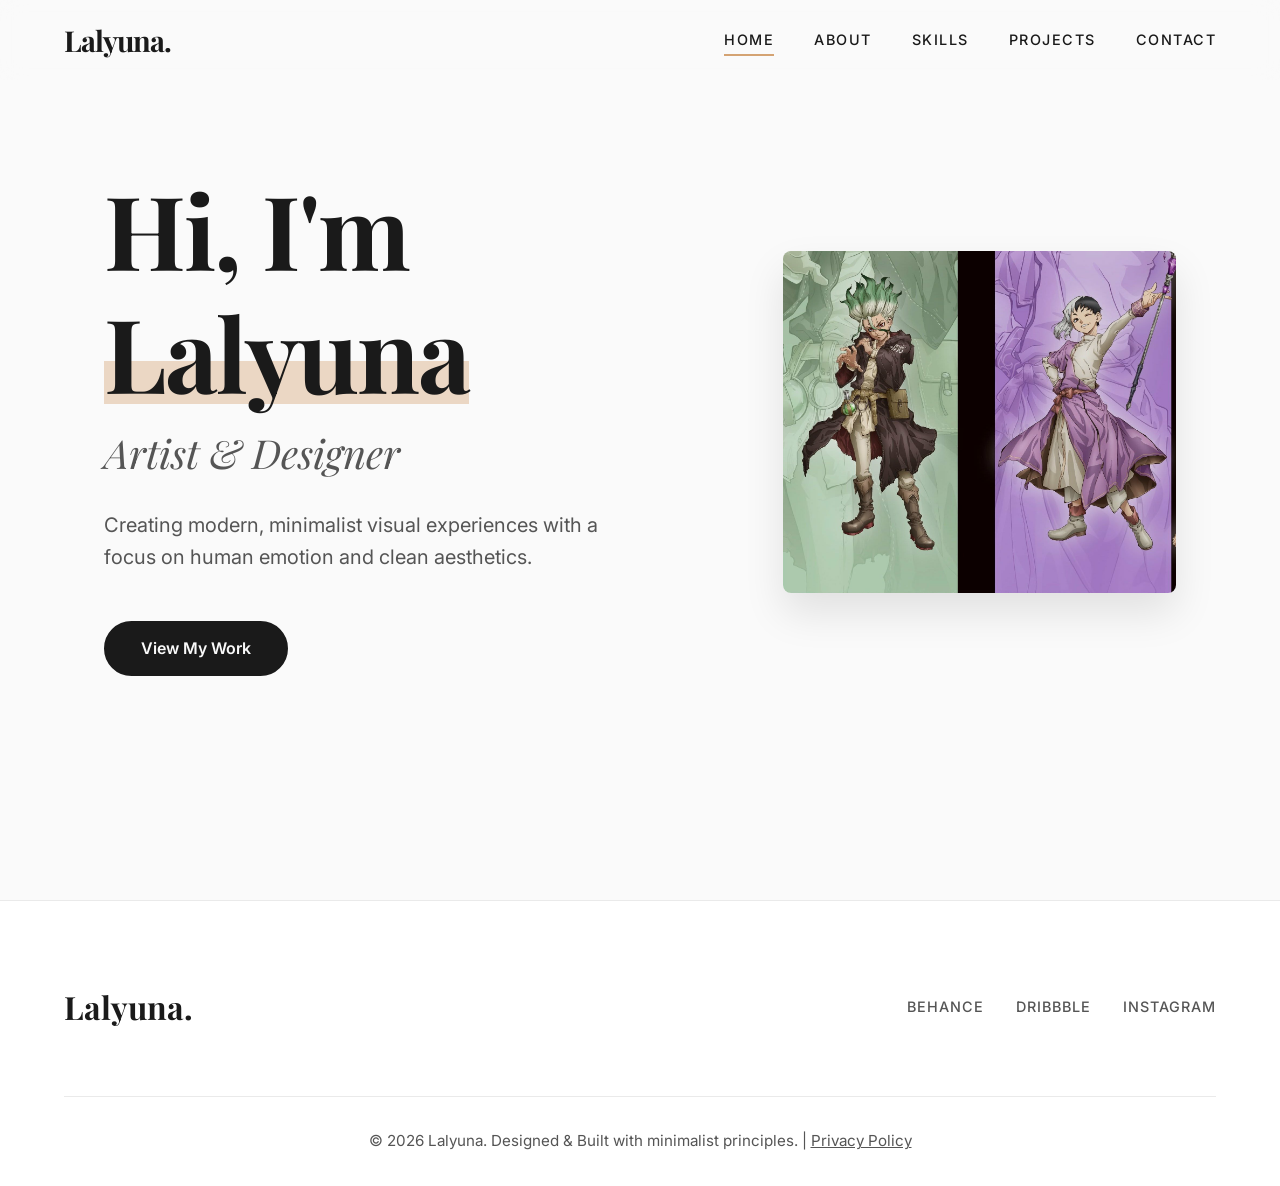
<file: v1/index.html>
<!DOCTYPE html>
<html lang="en">
<head>
  <meta charset="UTF-8">
  <meta name="viewport" content="width=device-width, initial-scale=1.0">
  <title>Lalyuna | Artist & Designer</title>
  <meta name="description" content="Portfolio of Lalyuna - Artist and Designer">
  <link rel="stylesheet" href="styles.css">
  <link rel="preconnect" href="https://fonts.googleapis.com">
  <link rel="preconnect" href="https://fonts.gstatic.com" crossorigin>
  <link href="https://fonts.googleapis.com/css2?family=Inter:wght@300;400;600;700&family=Playfair+Display:ital,wght@0,400;0,700;1,400&display=swap" rel="stylesheet">
  <script src="script.js" defer></script>
</head>
<body>
  <nav class="navbar">
    <div class="logo">Lalyuna.</div>
    <ul class="nav-links">
      <li><a href="index.html">Home</a></li>
      <li><a href="about.html">About</a></li>
      <li><a href="skills.html">Skills</a></li>
      <li><a href="projects.html">Projects</a></li>
      <li><a href="contact.html">Contact</a></li>
    </ul>
    <div class="hamburger">
      <span class="bar"></span>
      <span class="bar"></span>
      <span class="bar"></span>
    </div>
  </nav>

  <main>
    <section id="home" class="hero">
      <div class="hero-content">
        <h1 class="hero-title fade-in-up">Hi, I'm <span class="highlight">Lalyuna</span></h1>
        <p class="hero-tagline fade-in-up" style="transition-delay: 0.1s;">Artist & Designer</p>
        <p class="hero-description fade-in-up" style="transition-delay: 0.2s;">Creating modern, minimalist visual experiences with a focus on human emotion and clean aesthetics.</p>
        <div class="fade-in-up" style="transition-delay: 0.3s;">
          <a href="projects.html" class="btn btn-primary">View My Work</a>
        </div>
      </div>
      <div class="hero-image fade-in-left" style="transition-delay: 0.4s;">
        <img src="images/profile.jpg" alt="Lalyuna" class="profile-img">
      </div>
    </section>
  </main>

  <footer>
    <div class="footer-content">
      <div class="footer-logo">Lalyuna.</div>
      <div class="social-links">
        <a href="#" aria-label="Behance">Behance</a>
        <a href="#" aria-label="Dribbble">Dribbble</a>
        <a href="#" aria-label="Instagram">Instagram</a>
      </div>
    </div>
    <div class="footer-bottom">
      <p>&copy; <span id="year"></span> Lalyuna. Designed & Built with minimalist principles. | <a href="privacypolicy.html" style="text-decoration: underline;">Privacy Policy</a></p>
    </div>
  </footer>
</body>
</html>
</file>
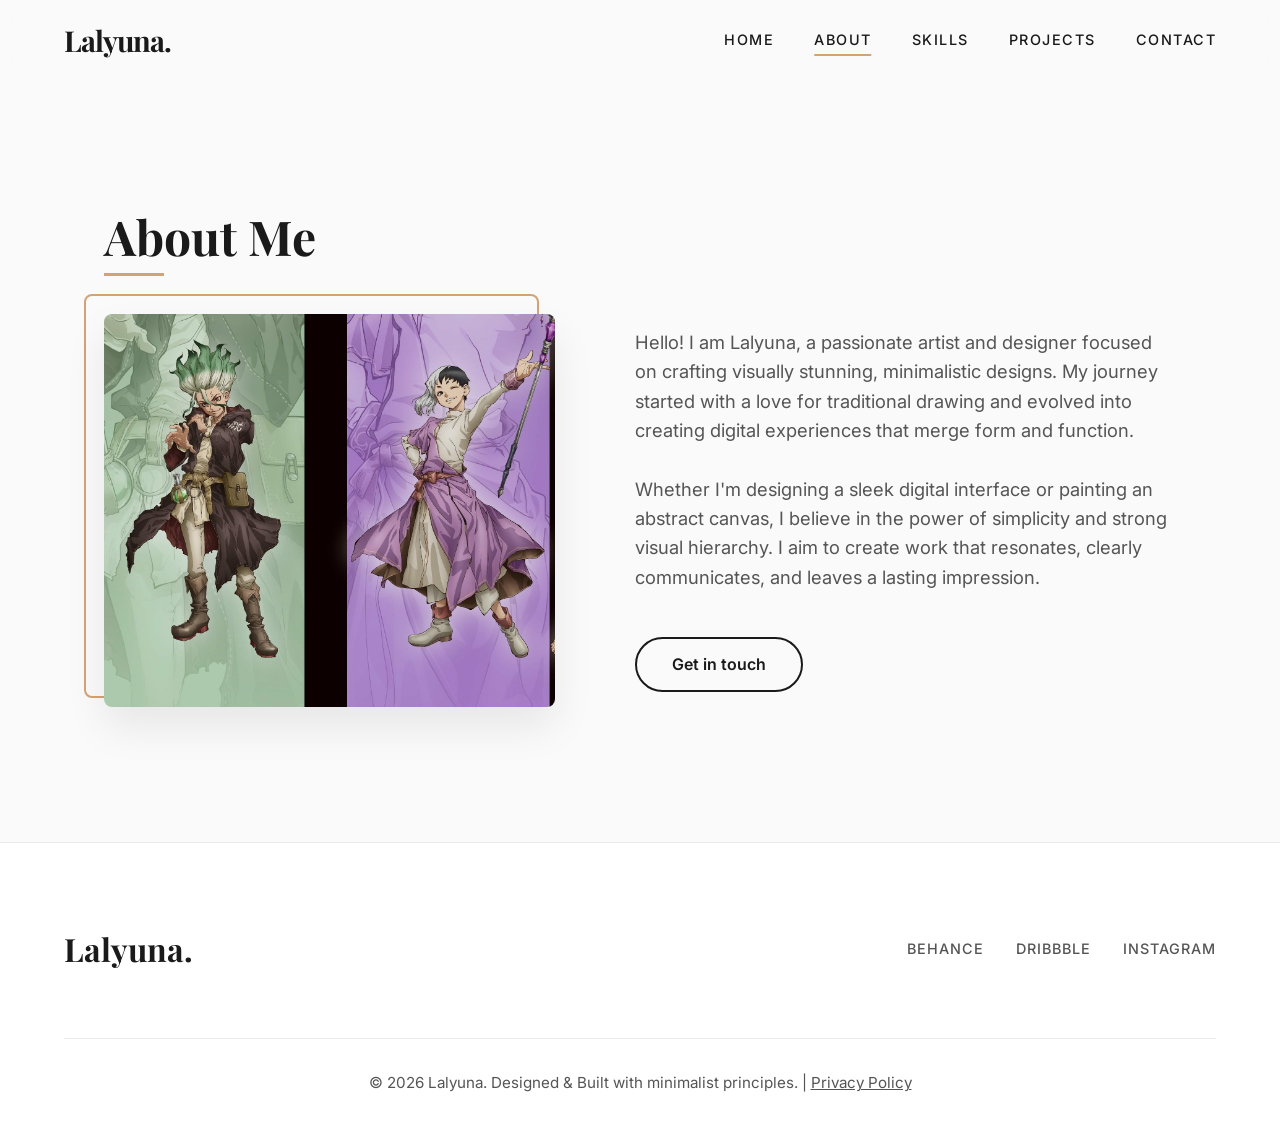
<file: v1/about.html>
<!DOCTYPE html>
<html lang="en">
<head>
  <meta charset="UTF-8">
  <meta name="viewport" content="width=device-width, initial-scale=1.0">
  <title>About | Lalyuna</title>
  <link rel="stylesheet" href="styles.css">
  <link rel="preconnect" href="https://fonts.googleapis.com">
  <link rel="preconnect" href="https://fonts.gstatic.com" crossorigin>
  <link href="https://fonts.googleapis.com/css2?family=Inter:wght@300;400;600;700&family=Playfair+Display:ital,wght@0,400;0,700;1,400&display=swap" rel="stylesheet">
  <script src="script.js" defer></script>
</head>
<body class="page-padding">
  <nav class="navbar">
    <div class="logo">Lalyuna.</div>
    <ul class="nav-links">
      <li><a href="index.html">Home</a></li>
      <li><a href="about.html">About</a></li>
      <li><a href="skills.html">Skills</a></li>
      <li><a href="projects.html">Projects</a></li>
      <li><a href="contact.html">Contact</a></li>
    </ul>
    <div class="hamburger">
      <span class="bar"></span>
      <span class="bar"></span>
      <span class="bar"></span>
    </div>
  </nav>

  <main>
    <section id="about" class="about">
      <h2 class="section-title fade-in">About Me</h2>
      <div class="about-content">
        <div class="about-image fade-in-left">
          <img src="images/profile.jpg" alt="Lalyuna Profile" style="width: 100%; height: 100%; object-fit: cover; border-radius: var(--radius-md); box-shadow: 0 20px 40px rgba(0,0,0,0.08);">
        </div>
        <div class="about-text fade-in-right">
          <p>Hello! I am Lalyuna, a passionate artist and designer focused on crafting visually stunning, minimalistic designs. My journey started with a love for traditional drawing and evolved into creating digital experiences that merge form and function.</p>
          <p>Whether I'm designing a sleek digital interface or painting an abstract canvas, I believe in the power of simplicity and strong visual hierarchy. I aim to create work that resonates, clearly communicates, and leaves a lasting impression.</p>
          <a href="contact.html" class="btn btn-secondary mt-1">Get in touch</a>
        </div>
      </div>
    </section>
  </main>

  <footer>
    <div class="footer-content">
      <div class="footer-logo">Lalyuna.</div>
      <div class="social-links">
        <a href="#" aria-label="Behance">Behance</a>
        <a href="#" aria-label="Dribbble">Dribbble</a>
        <a href="#" aria-label="Instagram">Instagram</a>
      </div>
    </div>
    <div class="footer-bottom">
      <p>&copy; <span id="year"></span> Lalyuna. Designed & Built with minimalist principles. | <a href="privacypolicy.html" style="text-decoration: underline;">Privacy Policy</a></p>
    </div>
  </footer>
</body>
</html>
</file>
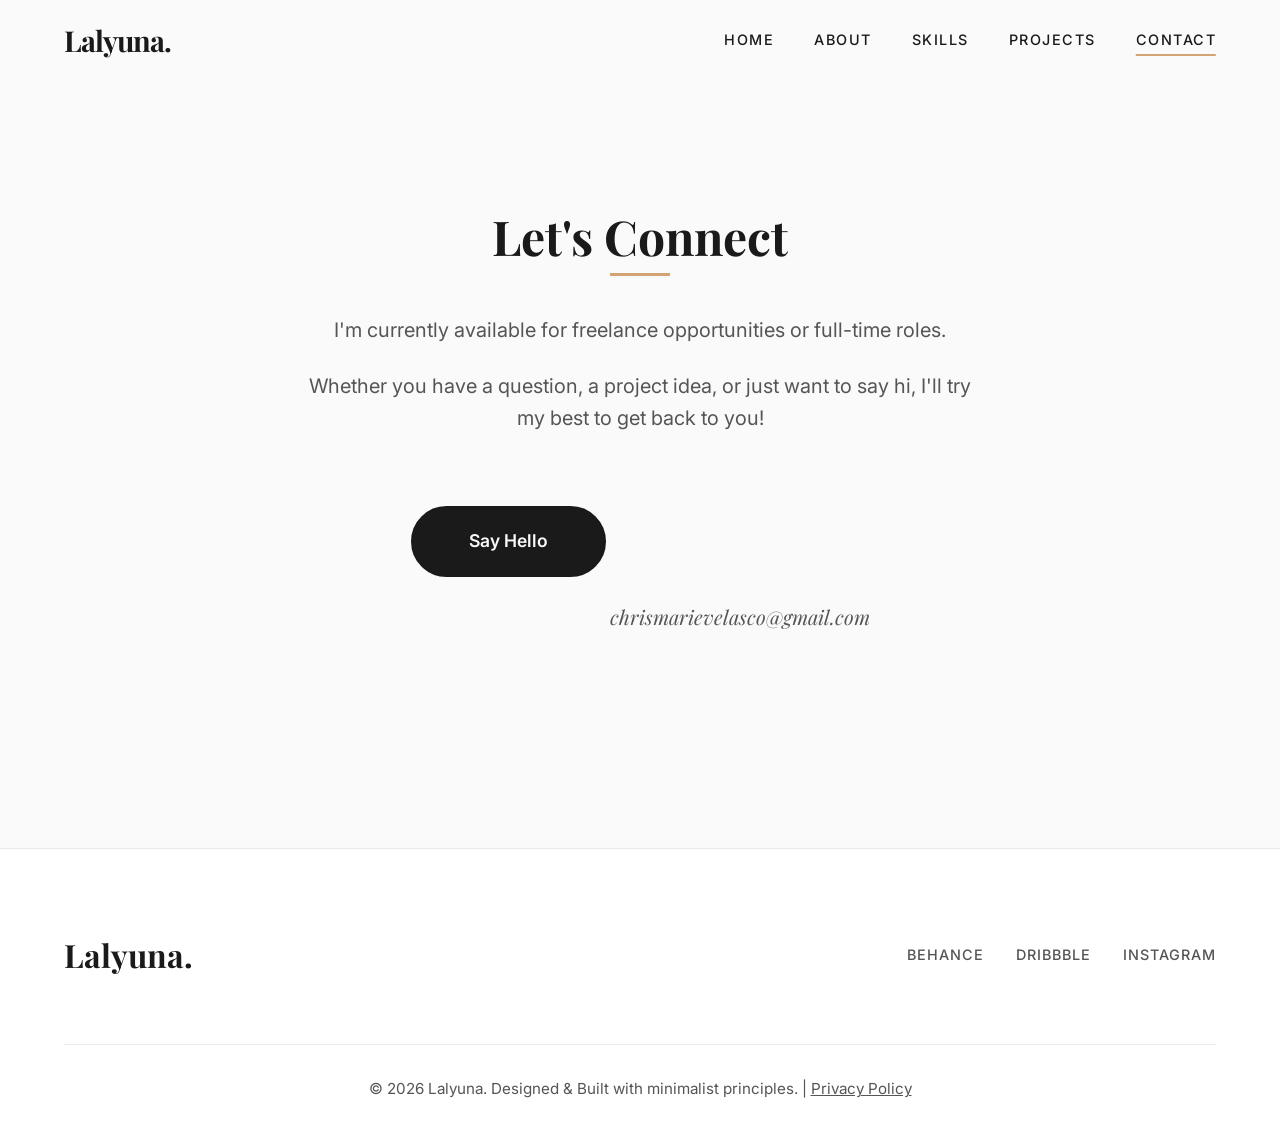
<file: v1/contact.html>
<!DOCTYPE html>
<html lang="en">
<head>
  <meta charset="UTF-8">
  <meta name="viewport" content="width=device-width, initial-scale=1.0">
  <title>Contact | Lalyuna</title>
  <link rel="stylesheet" href="styles.css">
  <link rel="preconnect" href="https://fonts.googleapis.com">
  <link rel="preconnect" href="https://fonts.gstatic.com" crossorigin>
  <link href="https://fonts.googleapis.com/css2?family=Inter:wght@300;400;600;700&family=Playfair+Display:ital,wght@0,400;0,700;1,400&display=swap" rel="stylesheet">
  <script src="script.js" defer></script>
</head>
<body class="page-padding">
  <nav class="navbar">
    <div class="logo">Lalyuna.</div>
    <ul class="nav-links">
      <li><a href="index.html">Home</a></li>
      <li><a href="about.html">About</a></li>
      <li><a href="skills.html">Skills</a></li>
      <li><a href="projects.html">Projects</a></li>
      <li><a href="contact.html">Contact</a></li>
    </ul>
    <div class="hamburger">
      <span class="bar"></span>
      <span class="bar"></span>
      <span class="bar"></span>
    </div>
  </nav>

  <main>
    <section id="contact" class="contact">
      <h2 class="section-title fade-in">Let's Connect</h2>
      <div class="contact-content fade-in-up">
        <p>I'm currently available for freelance opportunities or full-time roles.</p>
        <p>Whether you have a question, a project idea, or just want to say hi, I'll try my best to get back to you!</p>
        <a href="mailto:chrismarievelasco@gmail.com" class="btn btn-primary btn-large">Say Hello</a>
        <p class="contact-email">chrismarievelasco@gmail.com</p>
      </div>
    </section>
  </main>

  <footer>
    <div class="footer-content">
      <div class="footer-logo">Lalyuna.</div>
      <div class="social-links">
        <a href="#" aria-label="Behance">Behance</a>
        <a href="#" aria-label="Dribbble">Dribbble</a>
        <a href="#" aria-label="Instagram">Instagram</a>
      </div>
    </div>
    <div class="footer-bottom">
      <p>&copy; <span id="year"></span> Lalyuna. Designed & Built with minimalist principles. | <a href="privacypolicy.html" style="text-decoration: underline;">Privacy Policy</a></p>
    </div>
  </footer>
</body>
</html>
</file>
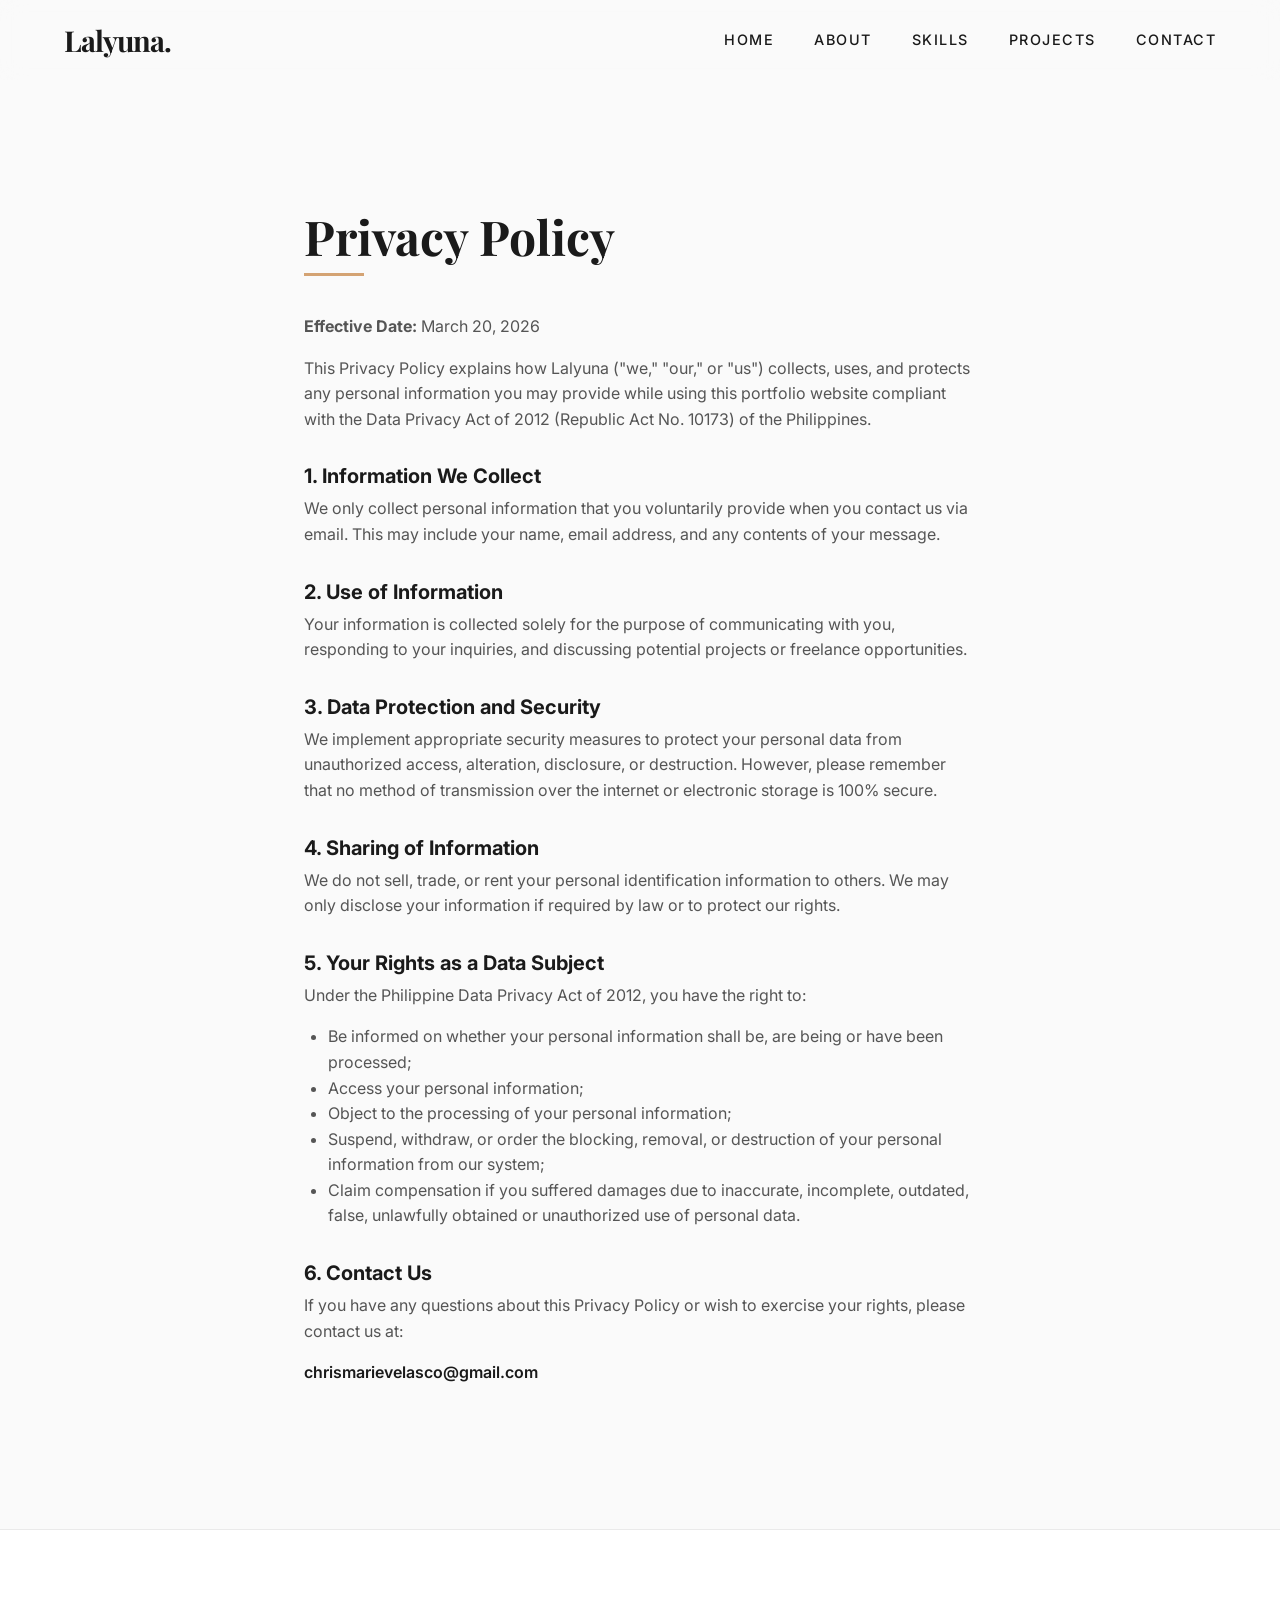
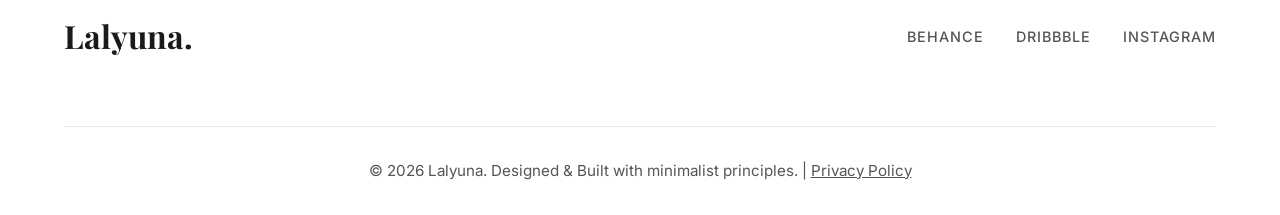
<file: v1/privacypolicy.html>
<!DOCTYPE html>
<html lang="en">
<head>
  <meta charset="UTF-8">
  <meta name="viewport" content="width=device-width, initial-scale=1.0">
  <title>Privacy Policy | Lalyuna</title>
  <link rel="stylesheet" href="styles.css">
  <link rel="preconnect" href="https://fonts.googleapis.com">
  <link rel="preconnect" href="https://fonts.gstatic.com" crossorigin>
  <link href="https://fonts.googleapis.com/css2?family=Inter:wght@300;400;600;700&family=Playfair+Display:ital,wght@0,400;0,700;1,400&display=swap" rel="stylesheet">
  <script src="script.js" defer></script>
</head>
<body class="page-padding">
  <nav class="navbar">
    <div class="logo">Lalyuna.</div>
    <ul class="nav-links">
      <li><a href="index.html">Home</a></li>
      <li><a href="about.html">About</a></li>
      <li><a href="skills.html">Skills</a></li>
      <li><a href="projects.html">Projects</a></li>
      <li><a href="contact.html">Contact</a></li>
    </ul>
    <div class="hamburger">
      <span class="bar"></span>
      <span class="bar"></span>
      <span class="bar"></span>
    </div>
  </nav>

  <main>
    <section id="privacy" class="privacy-policy">
      <h2 class="section-title fade-in">Privacy Policy</h2>
      <div class="privacy-content fade-in-up">
        <p><strong>Effective Date:</strong> March 20, 2026</p>
        <p>This Privacy Policy explains how Lalyuna ("we," "our," or "us") collects, uses, and protects any personal information you may provide while using this portfolio website compliant with the Data Privacy Act of 2012 (Republic Act No. 10173) of the Philippines.</p>
        
        <h3>1. Information We Collect</h3>
        <p>We only collect personal information that you voluntarily provide when you contact us via email. This may include your name, email address, and any contents of your message.</p>

        <h3>2. Use of Information</h3>
        <p>Your information is collected solely for the purpose of communicating with you, responding to your inquiries, and discussing potential projects or freelance opportunities.</p>

        <h3>3. Data Protection and Security</h3>
        <p>We implement appropriate security measures to protect your personal data from unauthorized access, alteration, disclosure, or destruction. However, please remember that no method of transmission over the internet or electronic storage is 100% secure.</p>

        <h3>4. Sharing of Information</h3>
        <p>We do not sell, trade, or rent your personal identification information to others. We may only disclose your information if required by law or to protect our rights.</p>

        <h3>5. Your Rights as a Data Subject</h3>
        <p>Under the Philippine Data Privacy Act of 2012, you have the right to:</p>
        <ul>
          <li>Be informed on whether your personal information shall be, are being or have been processed;</li>
          <li>Access your personal information;</li>
          <li>Object to the processing of your personal information;</li>
          <li>Suspend, withdraw, or order the blocking, removal, or destruction of your personal information from our system;</li>
          <li>Claim compensation if you suffered damages due to inaccurate, incomplete, outdated, false, unlawfully obtained or unauthorized use of personal data.</li>
        </ul>

        <h3>6. Contact Us</h3>
        <p>If you have any questions about this Privacy Policy or wish to exercise your rights, please contact us at:</p>
        <p><a href="mailto:chrismarievelasco@gmail.com" style="color: var(--color-primary); font-weight: 600;">chrismarievelasco@gmail.com</a></p>
      </div>
    </section>
  </main>

  <footer>
    <div class="footer-content">
      <div class="footer-logo">Lalyuna.</div>
      <div class="social-links">
        <a href="#" aria-label="Behance">Behance</a>
        <a href="#" aria-label="Dribbble">Dribbble</a>
        <a href="#" aria-label="Instagram">Instagram</a>
      </div>
    </div>
    <div class="footer-bottom">
      <p>&copy; <span id="year"></span> Lalyuna. Designed & Built with minimalist principles. | <a href="privacypolicy.html" style="text-decoration: underline;">Privacy Policy</a></p>
    </div>
  </footer>
</body>
</html>
</file>
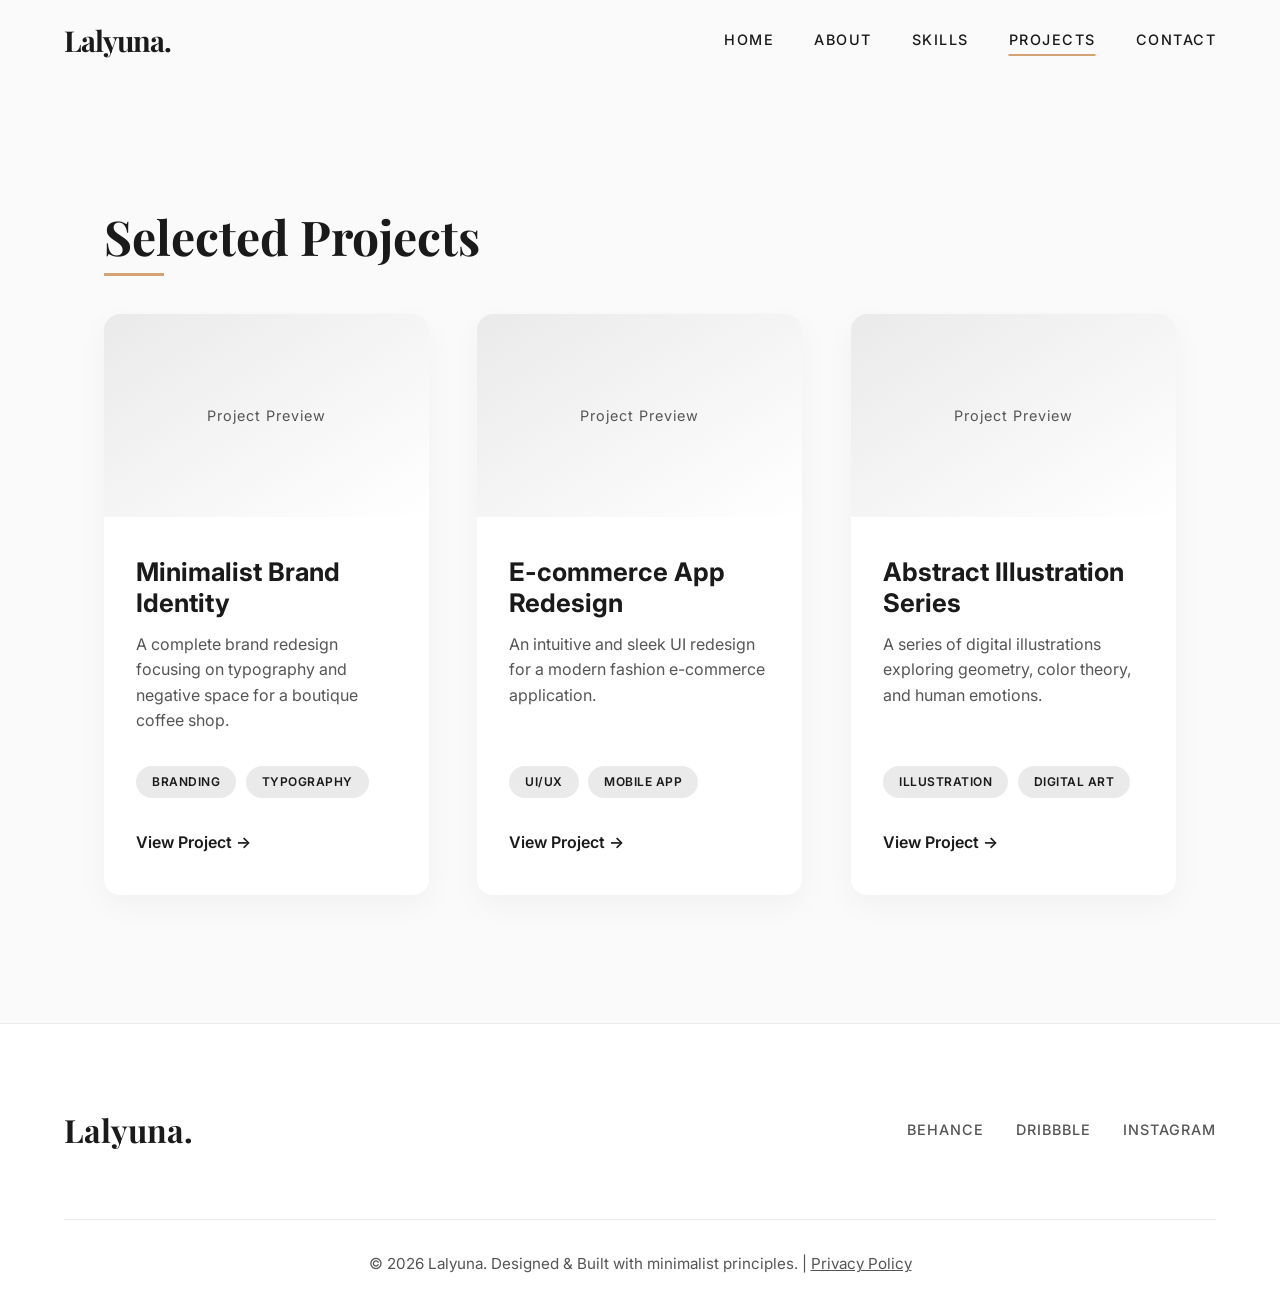
<file: v1/projects.html>
<!DOCTYPE html>
<html lang="en">
<head>
  <meta charset="UTF-8">
  <meta name="viewport" content="width=device-width, initial-scale=1.0">
  <title>Projects | Lalyuna</title>
  <link rel="stylesheet" href="styles.css">
  <link rel="preconnect" href="https://fonts.googleapis.com">
  <link rel="preconnect" href="https://fonts.gstatic.com" crossorigin>
  <link href="https://fonts.googleapis.com/css2?family=Inter:wght@300;400;600;700&family=Playfair+Display:ital,wght@0,400;0,700;1,400&display=swap" rel="stylesheet">
  <script src="script.js" defer></script>
</head>
<body class="page-padding">
  <nav class="navbar">
    <div class="logo">Lalyuna.</div>
    <ul class="nav-links">
      <li><a href="index.html">Home</a></li>
      <li><a href="about.html">About</a></li>
      <li><a href="skills.html">Skills</a></li>
      <li><a href="projects.html">Projects</a></li>
      <li><a href="contact.html">Contact</a></li>
    </ul>
    <div class="hamburger">
      <span class="bar"></span>
      <span class="bar"></span>
      <span class="bar"></span>
    </div>
  </nav>

  <main>
    <section id="projects" class="projects">
      <h2 class="section-title fade-in">Selected Projects</h2>
      <div class="projects-grid">
        <!-- Project 1 -->
        <div class="project-card fade-in-up">
          <div class="project-image"></div>
          <div class="project-info">
            <h3 class="project-title">Minimalist Brand Identity</h3>
            <p class="project-desc">A complete brand redesign focusing on typography and negative space for a boutique coffee shop.</p>
            <div class="project-tags">
              <span>Branding</span>
              <span>Typography</span>
            </div>
            <a href="#" class="project-link">View Project &rarr;</a>
          </div>
        </div>

        <!-- Project 2 -->
        <div class="project-card fade-in-up" style="transition-delay: 0.1s;">
          <div class="project-image"></div>
          <div class="project-info">
            <h3 class="project-title">E-commerce App Redesign</h3>
            <p class="project-desc">An intuitive and sleek UI redesign for a modern fashion e-commerce application.</p>
            <div class="project-tags">
              <span>UI/UX</span>
              <span>Mobile App</span>
            </div>
            <a href="#" class="project-link">View Project &rarr;</a>
          </div>
        </div>

        <!-- Project 3 -->
        <div class="project-card fade-in-up" style="transition-delay: 0.2s;">
          <div class="project-image"></div>
          <div class="project-info">
            <h3 class="project-title">Abstract Illustration Series</h3>
            <p class="project-desc">A series of digital illustrations exploring geometry, color theory, and human emotions.</p>
            <div class="project-tags">
              <span>Illustration</span>
              <span>Digital Art</span>
            </div>
            <a href="#" class="project-link">View Project &rarr;</a>
          </div>
        </div>
      </div>
    </section>
  </main>

  <footer>
    <div class="footer-content">
      <div class="footer-logo">Lalyuna.</div>
      <div class="social-links">
        <a href="#" aria-label="Behance">Behance</a>
        <a href="#" aria-label="Dribbble">Dribbble</a>
        <a href="#" aria-label="Instagram">Instagram</a>
      </div>
    </div>
    <div class="footer-bottom">
      <p>&copy; <span id="year"></span> Lalyuna. Designed & Built with minimalist principles. | <a href="privacypolicy.html" style="text-decoration: underline;">Privacy Policy</a></p>
    </div>
  </footer>
</body>
</html>
</file>
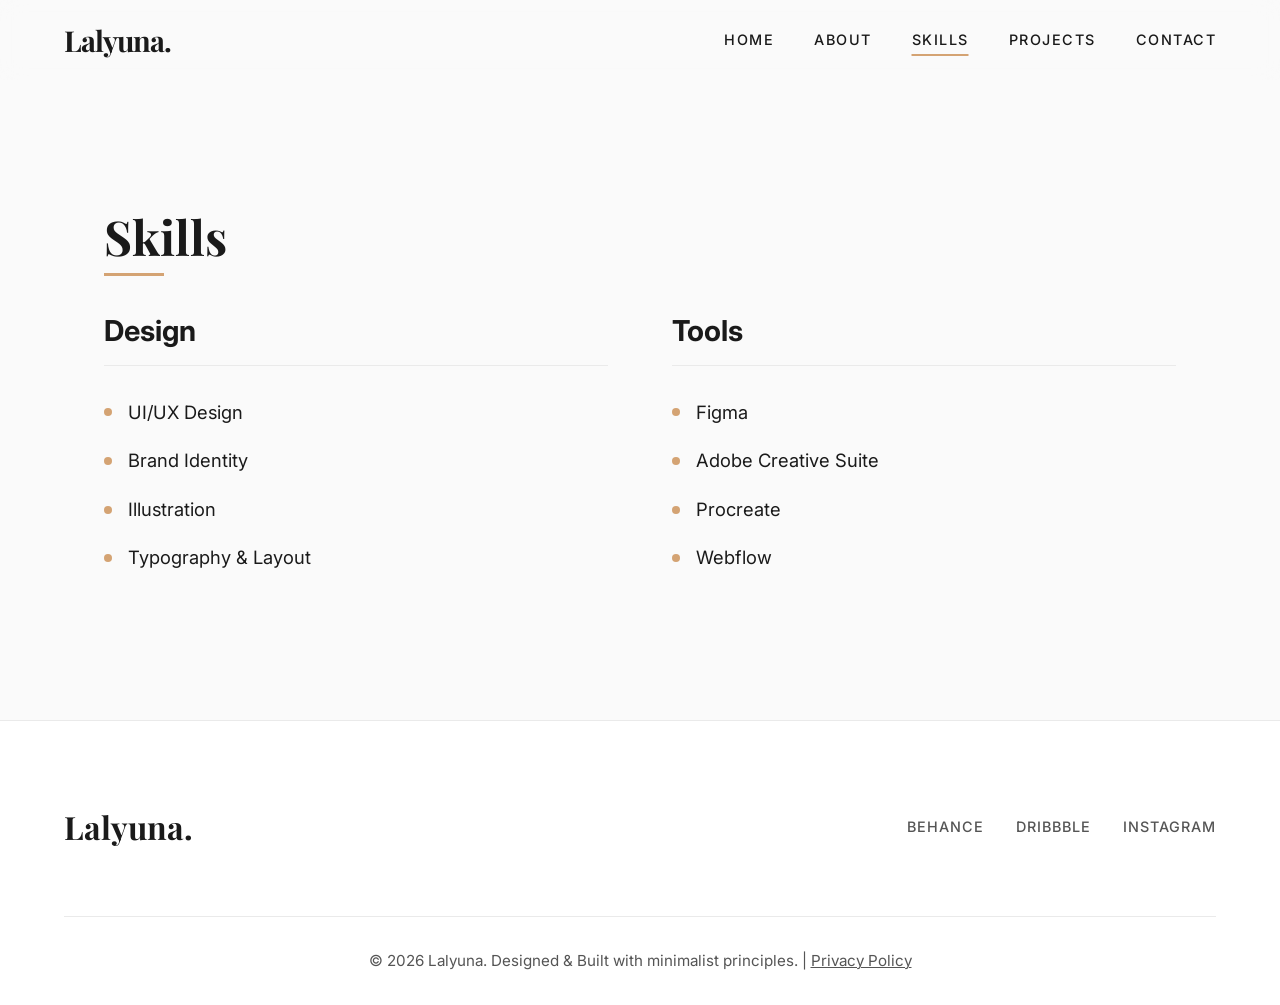
<file: v1/skills.html>
<!DOCTYPE html>
<html lang="en">
<head>
  <meta charset="UTF-8">
  <meta name="viewport" content="width=device-width, initial-scale=1.0">
  <title>Skills | Lalyuna</title>
  <link rel="stylesheet" href="styles.css">
  <link rel="preconnect" href="https://fonts.googleapis.com">
  <link rel="preconnect" href="https://fonts.gstatic.com" crossorigin>
  <link href="https://fonts.googleapis.com/css2?family=Inter:wght@300;400;600;700&family=Playfair+Display:ital,wght@0,400;0,700;1,400&display=swap" rel="stylesheet">
  <script src="script.js" defer></script>
</head>
<body class="page-padding">
  <nav class="navbar">
    <div class="logo">Lalyuna.</div>
    <ul class="nav-links">
      <li><a href="index.html">Home</a></li>
      <li><a href="about.html">About</a></li>
      <li><a href="skills.html">Skills</a></li>
      <li><a href="projects.html">Projects</a></li>
      <li><a href="contact.html">Contact</a></li>
    </ul>
    <div class="hamburger">
      <span class="bar"></span>
      <span class="bar"></span>
      <span class="bar"></span>
    </div>
  </nav>

  <main>
    <section id="skills" class="skills">
      <h2 class="section-title fade-in">Skills</h2>
      <div class="skills-container fade-in-up">
        <div class="skill-category">
          <h3>Design</h3>
          <ul class="skill-list">
            <li>UI/UX Design</li>
            <li>Brand Identity</li>
            <li>Illustration</li>
            <li>Typography & Layout</li>
          </ul>
        </div>
        <div class="skill-category">
          <h3>Tools</h3>
          <ul class="skill-list">
            <li>Figma</li>
            <li>Adobe Creative Suite</li>
            <li>Procreate</li>
            <li>Webflow</li>
          </ul>
        </div>
      </div>
    </section>
  </main>

  <footer>
    <div class="footer-content">
      <div class="footer-logo">Lalyuna.</div>
      <div class="social-links">
        <a href="#" aria-label="Behance">Behance</a>
        <a href="#" aria-label="Dribbble">Dribbble</a>
        <a href="#" aria-label="Instagram">Instagram</a>
      </div>
    </div>
    <div class="footer-bottom">
      <p>&copy; <span id="year"></span> Lalyuna. Designed & Built with minimalist principles. | <a href="privacypolicy.html" style="text-decoration: underline;">Privacy Policy</a></p>
    </div>
  </footer>
</body>
</html>
</file>
<file: v1/styles.css>
/* Custom Properties */
:root {
  --color-bg: #fafafa;
  --color-text: #1a1a1a;
  --color-text-light: #555555;
  --color-primary: #1a1a1a;
  --color-secondary: #f0f0f0;
  --color-surface: #ffffff;
  --color-surface-soft: #eaeaea;
  --color-accent: #d4a373; /* Subtle earthy accent */

  --font-sans: 'Inter', sans-serif;
  --font-serif: 'Playfair Display', serif;

  --transition-speed: 0.3s;
  --transition-slow: 0.8s;

  --nav-height: 80px;

  --radius-sm: 4px;
  --radius-md: 8px;
  --radius-lg: 16px;
}

[data-theme="dark"] {
  --color-bg: #121212;
  --color-text: #f0f0f0;
  --color-text-light: #aaaaaa;
  --color-primary: #f0f0f0;
  --color-secondary: #2a2a2a;
  --color-surface: #1e1e1e;
  --color-surface-soft: #2d2d2d;
}

/* Reset & Basics */
* {
  margin: 0;
  padding: 0;
  box-sizing: border-box;
}

html {
  scroll-behavior: smooth;
  font-size: 16px;
}

body {
  font-family: var(--font-sans);
  background-color: var(--color-bg);
  color: var(--color-text);
  line-height: 1.6;
  overflow-x: hidden;
  transition: background-color var(--transition-speed), color var(--transition-speed);
}

h1, h2, h3, h4, h5, h6 {
  font-family: var(--font-serif);
  font-weight: 700;
  line-height: 1.2;
}

a {
  text-decoration: none;
  color: inherit;
  transition: color var(--transition-speed);
}

ul {
  list-style: none;
}

/* Typography Utilities */
.highlight {
  position: relative;
  display: inline-block;
  color: var(--color-primary);
  z-index: 1;
}

.highlight::after {
  content: '';
  position: absolute;
  width: 100%;
  height: 35%;
  bottom: 8%;
  left: 0;
  background-color: var(--color-accent);
  opacity: 0.4;
  z-index: -1;
  transform: scaleX(0);
  transform-origin: left;
  animation: highlight-anim 1s cubic-bezier(0.77, 0, 0.175, 1) forwards 0.8s;
}

@keyframes highlight-anim {
  to { transform: scaleX(1); }
}

.mt-1 { margin-top: 1rem; }

/* UI Elements */
.btn {
  display: inline-block;
  padding: 0.8rem 2.2rem;
  font-family: var(--font-sans);
  font-size: 1rem;
  font-weight: 600;
  border-radius: 50px;
  cursor: pointer;
  transition: all var(--transition-speed) cubic-bezier(0.25, 0.46, 0.45, 0.94);
  position: relative;
  overflow: hidden;
  z-index: 1;
}

.btn::before {
  content: '';
  position: absolute;
  top: 0;
  left: 0;
  width: 100%;
  height: 100%;
  z-index: -1;
  transition: transform var(--transition-speed) ease;
  transform: scaleX(0);
  transform-origin: right;
}

.btn:hover::before {
  transform: scaleX(1);
  transform-origin: left;
}

.btn-primary {
  background-color: var(--color-primary);
  color: var(--color-bg);
  border: 2px solid var(--color-primary);
}

.btn-primary::before {
  background-color: var(--color-bg);
}

.btn-primary:hover {
  color: var(--color-primary);
}

.btn-secondary {
  background-color: transparent;
  color: var(--color-primary);
  border: 2px solid var(--color-primary);
}

.btn-secondary::before {
  background-color: var(--color-primary);
}

.btn-secondary:hover {
  color: var(--color-bg);
}

.btn-large {
  padding: 1.2rem 3.5rem;
  font-size: 1.1rem;
}

.section-title {
  font-size: clamp(2rem, 5vw, 3rem);
  margin-bottom: 3rem;
  position: relative;
  display: inline-block;
  color: var(--color-primary);
}

.section-title::after {
  content: '';
  position: absolute;
  left: 0;
  bottom: -10px;
  width: 60px;
  height: 3px;
  background-color: var(--color-accent);
  transition: width 0.5s ease;
}

.section-title:hover::after {
  width: 100%;
}

section {
  padding: 8rem 5%;
  max-width: 1200px;
  margin: 0 auto;
}

/* Navigation */
.navbar {
  position: fixed;
  top: 0;
  left: 0;
  width: 100%;
  height: var(--nav-height);
  display: flex;
  justify-content: space-between;
  align-items: center;
  padding: 0 5%;
  background-color: rgba(250, 250, 250, 0.85);
  backdrop-filter: blur(12px);
  -webkit-backdrop-filter: blur(12px);
  z-index: 1000;
  transition: all var(--transition-speed);
}

.navbar.scrolled {
  box-shadow: 0 4px 30px rgba(0, 0, 0, 0.05);
  height: 70px;
}

.logo {
  font-family: var(--font-serif);
  font-size: 1.8rem;
  font-weight: 700;
  letter-spacing: -1px;
  color: var(--color-primary);
}

.nav-links {
  display: flex;
  gap: 2.5rem;
}

.nav-links a {
  font-size: 0.9rem;
  font-weight: 500;
  text-transform: uppercase;
  letter-spacing: 1.5px;
  position: relative;
  color: var(--color-text);
  padding: 0.5rem 0;
}

.nav-links a::after {
  content: '';
  position: absolute;
  width: 0;
  height: 2px;
  background-color: var(--color-accent);
  bottom: 0;
  left: 50%;
  transform: translateX(-50%);
  transition: width var(--transition-speed) ease;
}

.nav-links a:hover::after,
.nav-links a.active::after {
  width: 100%;
}

.hamburger {
  display: none;
  cursor: pointer;
  z-index: 1001;
}

.bar {
  display: block;
  width: 25px;
  height: 2px;
  margin: 6px auto;
  background-color: var(--color-primary);
  transition: all var(--transition-speed) ease-in-out;
}

/* Hero Section */
.hero {
  min-height: 100vh;
  display: flex;
  align-items: center;
  padding-top: var(--nav-height);
}

.hero-content {
  max-width: 800px;
}

.hero-title {
  font-size: clamp(3.5rem, 8vw, 6.5rem);
  margin-bottom: 0.5rem;
  letter-spacing: -2px;
  color: var(--color-primary);
}

.hero-tagline {
  font-family: var(--font-serif);
  font-size: clamp(1.8rem, 4vw, 2.5rem);
  color: var(--color-text-light);
  margin-bottom: 1.5rem;
  font-style: italic;
}

.hero-description {
  font-size: 1.25rem;
  color: var(--color-text-light);
  margin-bottom: 3rem;
  max-width: 550px;
}

/* About Section */
.about-content {
  display: grid;
  grid-template-columns: 1fr 1.2fr;
  gap: 5rem;
  align-items: center;
}

.about-image {
  position: relative;
}

.about-image::before {
  content: '';
  position: absolute;
  top: -20px;
  left: -20px;
  width: 100%;
  height: 100%;
  border: 2px solid var(--color-accent);
  border-radius: var(--radius-md);
  z-index: -1;
  transition: transform 0.5s ease;
}

.about-image:hover::before {
  transform: translate(10px, 10px);
}

.image-placeholder {
  width: 100%;
  aspect-ratio: 4/5;
  background: linear-gradient(135deg, var(--color-surface-soft) 0%, var(--color-surface) 100%);
  border-radius: var(--radius-md);
  position: relative;
  overflow: hidden;
  box-shadow: 0 20px 40px rgba(0,0,0,0.08);
}

.image-placeholder::after {
  content: 'Image Placeholder';
  position: absolute;
  top: 50%;
  left: 50%;
  transform: translate(-50%, -50%);
  color: var(--color-text-light);
  font-family: var(--font-sans);
  font-size: 0.9rem;
  letter-spacing: 1px;
}

.about-text p {
  font-size: 1.15rem;
  color: var(--color-text-light);
  margin-bottom: 1.8rem;
}

/* Skills Section */
.skills-container {
  display: grid;
  grid-template-columns: repeat(auto-fit, minmax(300px, 1fr));
  gap: 4rem;
}

.skill-category h3 {
  font-size: 1.8rem;
  margin-bottom: 2rem;
  font-family: var(--font-sans);
  border-bottom: 1px solid var(--color-surface-soft);
  padding-bottom: 1rem;
}

.skill-list li {
  font-size: 1.15rem;
  color: var(--color-text);
  margin-bottom: 1.2rem;
  display: flex;
  align-items: center;
  position: relative;
  padding-left: 1.5rem;
}

.skill-list li::before {
  content: '';
  position: absolute;
  left: 0;
  top: 50%;
  transform: translateY(-50%);
  width: 8px;
  height: 8px;
  background-color: var(--color-accent);
  border-radius: 50%;
  transition: transform 0.3s ease;
}

.skill-list li:hover::before {
  transform: translateY(-50%) scale(1.5);
}

/* Projects Section */
.projects-grid {
  display: grid;
  grid-template-columns: repeat(auto-fit, minmax(320px, 1fr));
  gap: 3rem;
}

.project-card {
  background: var(--color-surface);
  border-radius: var(--radius-lg);
  overflow: hidden;
  box-shadow: 0 10px 30px rgba(0,0,0,0.04);
  transition: transform 0.4s cubic-bezier(0.175, 0.885, 0.32, 1.275), box-shadow 0.4s ease;
  display: flex;
  flex-direction: column;
}

.project-card:hover {
  transform: translateY(-15px);
  box-shadow: 0 20px 50px rgba(0,0,0,0.1);
}

.project-image {
  width: 100%;
  aspect-ratio: 16/10;
  position: relative;
  background: linear-gradient(to right bottom, var(--color-surface-soft), var(--color-surface));
  overflow: hidden;
}

.project-image::before {
  content: '';
  position: absolute;
  top: 0;
  left: -100%;
  width: 50%;
  height: 100%;
  background: linear-gradient(to right, rgba(255,255,255,0) 0%, rgba(255,255,255,0.3) 50%, rgba(255,255,255,0) 100%);
  transform: skewX(-25deg);
  transition: left 0.7s ease;
}

.project-card:hover .project-image::before {
  left: 150%;
}

.project-image::after {
  content: 'Project Preview';
  position: absolute;
  top: 50%;
  left: 50%;
  transform: translate(-50%, -50%);
  color: var(--color-text-light);
  font-size: 0.9rem;
  letter-spacing: 1px;
}

.project-info {
  padding: 2.5rem 2rem;
  flex-grow: 1;
  display: flex;
  flex-direction: column;
}

.project-title {
  font-size: 1.6rem;
  margin-bottom: 0.8rem;
  font-family: var(--font-sans);
  color: var(--color-primary);
}

.project-desc {
  color: var(--color-text-light);
  margin-bottom: 2rem;
  font-size: 1rem;
  flex-grow: 1;
}

.project-tags {
  display: flex;
  flex-wrap: wrap;
  gap: 0.6rem;
  margin-bottom: 2rem;
}

.project-tags span {
  font-size: 0.75rem;
  padding: 0.4rem 1rem;
  background-color: var(--color-surface-soft);
  border-radius: 30px;
  color: var(--color-text);
  font-weight: 600;
  letter-spacing: 0.5px;
  text-transform: uppercase;
}

.project-link {
  font-weight: 600;
  font-size: 1rem;
  display: inline-flex;
  align-items: center;
  color: var(--color-primary);
  position: relative;
  align-self: flex-start;
}

.project-link::after {
  content: '';
  position: absolute;
  bottom: -4px;
  left: 0;
  width: 0;
  height: 2px;
  background-color: var(--color-accent);
  transition: width 0.3s ease;
}

.project-card:hover .project-link::after {
  width: 100%;
}

/* Contact Section */
.contact {
  text-align: center;
  max-width: 800px;
  margin-bottom: 4rem;
}

.contact .section-title::after {
  left: 50%;
  transform: translateX(-50%);
}

.contact-content p {
  font-size: 1.25rem;
  color: var(--color-text-light);
  margin-bottom: 1.5rem;
}

.contact-content .btn {
  margin: 3rem 0;
}

.contact-email {
  font-family: var(--font-serif);
  font-size: clamp(1.5rem, 4vw, 2.5rem);
  font-style: italic;
  color: var(--color-primary);
  position: relative;
  display: inline-block;
}

.contact-email::after {
  content: '';
  position: absolute;
  width: 100%;
  height: 1px;
  bottom: 0px;
  left: 0;
  background-color: var(--color-primary);
  transform: scaleX(0);
  transform-origin: right;
  transition: transform 0.4s ease;
}

.contact-email:hover::after {
  transform: scaleX(1);
  transform-origin: left;
}

/* Footer */
footer {
  background-color: var(--color-surface);
  padding: 5rem 5% 2rem;
  border-top: 1px solid var(--color-surface-soft);
}

.footer-content {
  max-width: 1200px;
  margin: 0 auto;
  display: flex;
  justify-content: space-between;
  align-items: center;
  margin-bottom: 4rem;
}

.footer-logo {
  font-family: var(--font-serif);
  font-size: 2rem;
  font-weight: 700;
  color: var(--color-primary);
}

.social-links {
  display: flex;
  gap: 2rem;
}

.social-links a {
  color: var(--color-text-light);
  font-weight: 500;
  letter-spacing: 1px;
  text-transform: uppercase;
  font-size: 0.9rem;
  position: relative;
}

.social-links a::after {
  content: '';
  position: absolute;
  bottom: -4px;
  left: 0;
  width: 100%;
  height: 1px;
  background-color: var(--color-text-light);
  transform: scaleX(0);
  transform-origin: right;
  transition: transform 0.3s ease;
}

.social-links a:hover {
  color: var(--color-primary);
}
.social-links a:hover::after {
  background-color: var(--color-primary);
  transform: scaleX(1);
  transform-origin: left;
}

.footer-bottom {
  max-width: 1200px;
  margin: 0 auto;
  text-align: center;
  color: var(--color-text-light);
  font-size: 0.95rem;
  border-top: 1px solid var(--color-surface-soft);
  padding-top: 2rem;
}

/* Animations & Intersection Observer Classes */
.opacity-0 {
  opacity: 0;
}

.fade-in {
  opacity: 0;
  transform: translateY(0);
  transition: opacity var(--transition-slow) ease-out;
  will-change: opacity;
}

.fade-in-up {
  opacity: 0;
  transform: translateY(40px);
  transition: opacity var(--transition-slow) ease-out, transform var(--transition-slow) ease-out;
  will-change: opacity, transform;
}

.fade-in-left {
  opacity: 0;
  transform: translateX(-40px);
  transition: opacity var(--transition-slow) ease-out, transform var(--transition-slow) ease-out;
  will-change: opacity, transform;
}

.fade-in-right {
  opacity: 0;
  transform: translateX(40px);
  transition: opacity var(--transition-slow) ease-out, transform var(--transition-slow) ease-out;
  will-change: opacity, transform;
}

.is-visible {
  opacity: 1;
  transform: translate(0);
}

.page-padding {
  padding-top: var(--nav-height);
}

.profile-img {
  width: 100%;
  max-width: 400px;
  border-radius: var(--radius-md);
  box-shadow: 0 20px 40px rgba(0,0,0,0.1);
  object-fit: cover;
}

.privacy-policy {
  max-width: 800px;
  margin: 0 auto;
}

.privacy-content h3 {
  margin-top: 2rem;
  margin-bottom: 0.5rem;
  font-family: var(--font-sans);
  font-size: 1.25rem;
}

.privacy-content p, .privacy-content ul {
  color: var(--color-text-light);
  margin-bottom: 1rem;
}

.privacy-content ul {
  padding-left: 1.5rem;
  list-style-type: disc;
}

/* Responsive Design */
@media (max-width: 900px) {
  .about-content {
    grid-template-columns: 1fr;
    gap: 3rem;
  }
  .about-image {
    max-width: 500px;
    margin: 0 auto;
  }
}

@media (max-width: 768px) {
  section {
    padding: 6rem 5%;
  }

  .hamburger {
    display: block;
  }
  
  .hamburger.active .bar:nth-child(1) { transform: translateY(8px) rotate(45deg); }
  .hamburger.active .bar:nth-child(2) { opacity: 0; }
  .hamburger.active .bar:nth-child(3) { transform: translateY(-8px) rotate(-45deg); }

  .nav-links {
    position: fixed;
    top: 0;
    left: -100%;
    width: 100%;
    height: 100vh;
    background-color: var(--color-bg);
    flex-direction: column;
    align-items: center;
    justify-content: center;
    transition: left 0.4s cubic-bezier(0.77, 0, 0.175, 1);
    z-index: -1;
  }

  .nav-links.active {
    left: 0;
  }

  .nav-links li {
    margin: 1.5rem 0;
  }

  .nav-links a {
    font-size: 1.5rem;
  }

  .footer-content {
    flex-direction: column;
    gap: 2rem;
  }
  
  .hero-description {
    font-size: 1.1rem;
  }
}
</file>
